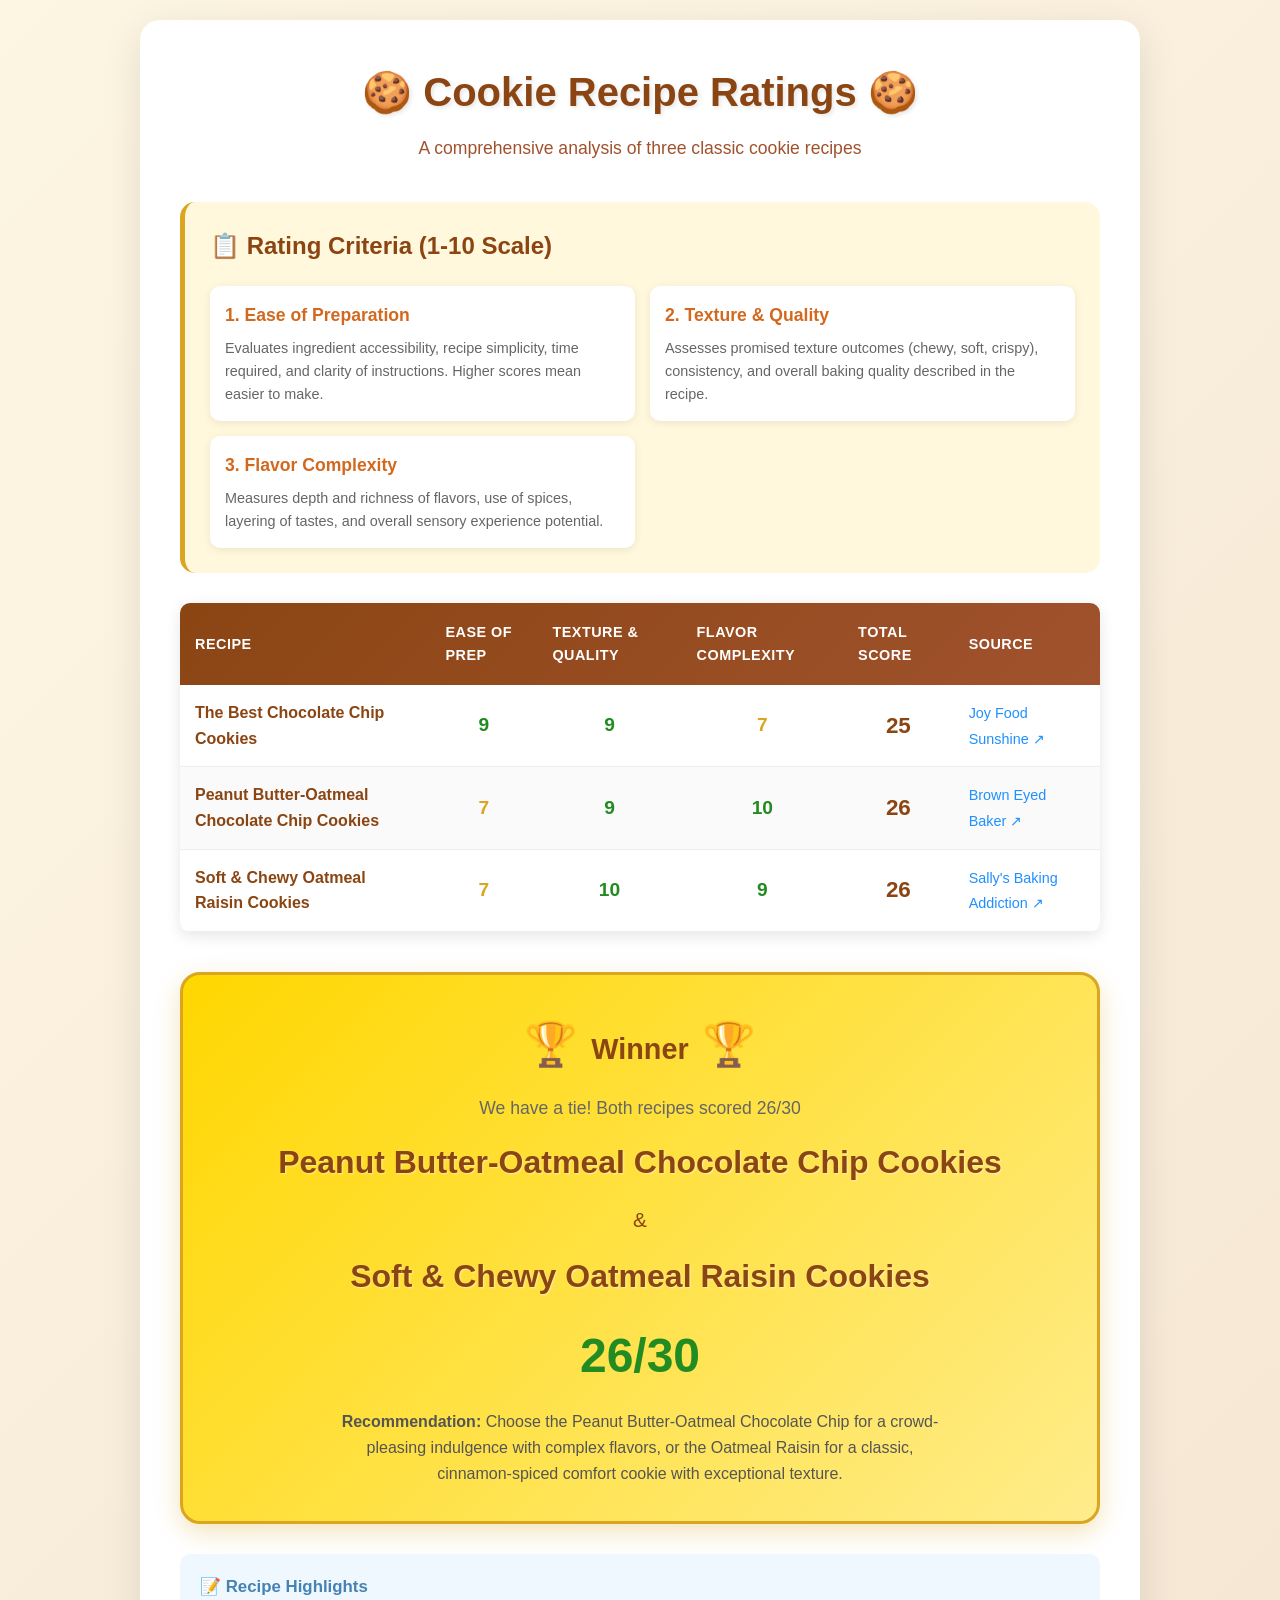
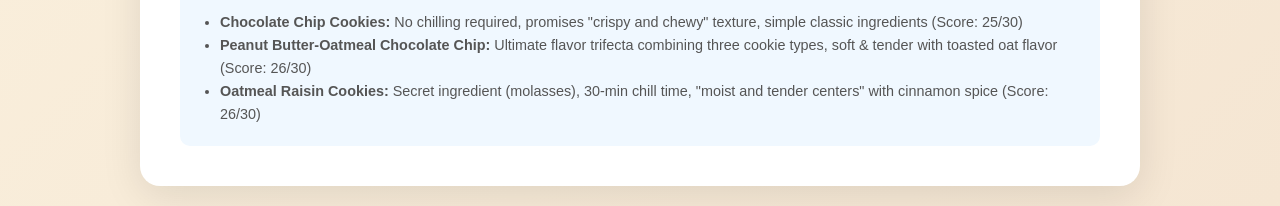
<file: cookie_recipe_ratings.html>
<!DOCTYPE html>
<html lang="en">
<head>
    <meta charset="UTF-8">
    <meta name="viewport" content="width=device-width, initial-scale=1.0">
    <title>Cookie Recipe Ratings & Analysis</title>
    <style>
        * {
            margin: 0;
            padding: 0;
            box-sizing: border-box;
        }
        body {
            font-family: 'Segoe UI', Tahoma, Geneva, Verdana, sans-serif;
            background: linear-gradient(135deg, #fdf6e3 0%, #f5e6d3 100%);
            color: #4a4a4a;
            line-height: 1.6;
            padding: 20px;
        }
        .container {
            max-width: 1000px;
            margin: 0 auto;
            background: white;
            border-radius: 20px;
            box-shadow: 0 10px 40px rgba(0,0,0,0.1);
            padding: 40px;
        }
        h1 {
            text-align: center;
            color: #8b4513;
            font-size: 2.5em;
            margin-bottom: 10px;
            text-shadow: 2px 2px 4px rgba(0,0,0,0.1);
        }
        .subtitle {
            text-align: center;
            color: #a0522d;
            font-size: 1.1em;
            margin-bottom: 40px;
        }
        .rubric-section {
            background: #fff8dc;
            border-radius: 15px;
            padding: 25px;
            margin-bottom: 30px;
            border-left: 5px solid #daa520;
        }
        .rubric-section h2 {
            color: #8b4513;
            margin-bottom: 20px;
            font-size: 1.5em;
        }
        .criteria {
            display: grid;
            grid-template-columns: repeat(auto-fit, minmax(280px, 1fr));
            gap: 15px;
            margin-top: 15px;
        }
        .criterion {
            background: white;
            padding: 15px;
            border-radius: 10px;
            box-shadow: 0 2px 8px rgba(0,0,0,0.08);
        }
        .criterion h3 {
            color: #d2691e;
            font-size: 1.1em;
            margin-bottom: 8px;
        }
        .criterion p {
            font-size: 0.9em;
            color: #666;
        }
        table {
            width: 100%;
            border-collapse: collapse;
            margin: 30px 0;
            border-radius: 10px;
            overflow: hidden;
            box-shadow: 0 4px 15px rgba(0,0,0,0.1);
        }
        thead {
            background: linear-gradient(135deg, #8b4513 0%, #a0522d 100%);
            color: white;
        }
        th {
            padding: 18px 15px;
            text-align: left;
            font-weight: 600;
            text-transform: uppercase;
            font-size: 0.9em;
            letter-spacing: 0.5px;
        }
        td {
            padding: 15px;
            border-bottom: 1px solid #eee;
        }
        tbody tr:hover {
            background: #fff8dc;
            transition: background 0.3s ease;
        }
        tbody tr:nth-child(even) {
            background: #fafafa;
        }
        .recipe-name {
            font-weight: 600;
            color: #8b4513;
        }
        .score {
            font-weight: bold;
            font-size: 1.2em;
            text-align: center;
        }
        .score-high {
            color: #228b22;
        }
        .score-medium {
            color: #daa520;
        }
        .score-low {
            color: #cd5c5c;
        }
        .source-link {
            color: #1e90ff;
            text-decoration: none;
            font-size: 0.9em;
        }
        .source-link:hover {
            text-decoration: underline;
        }
        .winner-section {
            background: linear-gradient(135deg, #ffd700 0%, #ffec8b 100%);
            border-radius: 20px;
            padding: 35px;
            text-align: center;
            margin-top: 40px;
            box-shadow: 0 8px 25px rgba(218, 165, 32, 0.3);
            border: 3px solid #daa520;
        }
        .winner-section h2 {
            color: #8b4513;
            font-size: 1.8em;
            margin-bottom: 15px;
        }
        .winner-name {
            font-size: 2em;
            color: #8b4513;
            font-weight: bold;
            margin: 15px 0;
            text-shadow: 1px 1px 2px rgba(255,255,255,0.5);
        }
        .winner-score {
            font-size: 3em;
            color: #228b22;
            font-weight: bold;
            margin: 10px 0;
        }
        .emoji {
            font-size: 1.5em;
            margin: 0 5px;
        }
        .notes {
            background: #f0f8ff;
            border-radius: 10px;
            padding: 20px;
            margin-top: 30px;
            font-size: 0.9em;
            color: #555;
        }
        .notes h3 {
            color: #4682b4;
            margin-bottom: 10px;
        }
        @media (max-width: 768px) {
            .container {
                padding: 20px;
            }
            h1 {
                font-size: 1.8em;
            }
            th, td {
                padding: 10px;
                font-size: 0.9em;
            }
        }
    </style>
</head>
<body>
    <div class="container">
        <h1>🍪 Cookie Recipe Ratings 🍪</h1>
        <p class="subtitle">A comprehensive analysis of three classic cookie recipes</p>

        <div class="rubric-section">
            <h2>📋 Rating Criteria (1-10 Scale)</h2>
            <div class="criteria">
                <div class="criterion">
                    <h3>1. Ease of Preparation</h3>
                    <p>Evaluates ingredient accessibility, recipe simplicity, time required, and clarity of instructions. Higher scores mean easier to make.</p>
                </div>
                <div class="criterion">
                    <h3>2. Texture & Quality</h3>
                    <p>Assesses promised texture outcomes (chewy, soft, crispy), consistency, and overall baking quality described in the recipe.</p>
                </div>
                <div class="criterion">
                    <h3>3. Flavor Complexity</h3>
                    <p>Measures depth and richness of flavors, use of spices, layering of tastes, and overall sensory experience potential.</p>
                </div>
            </div>
        </div>

        <table>
            <thead>
                <tr>
                    <th>Recipe</th>
                    <th>Ease of Prep</th>
                    <th>Texture & Quality</th>
                    <th>Flavor Complexity</th>
                    <th>Total Score</th>
                    <th>Source</th>
                </tr>
            </thead>
            <tbody>
                <tr>
                    <td class="recipe-name">The Best Chocolate Chip Cookies</td>
                    <td class="score score-high">9</td>
                    <td class="score score-high">9</td>
                    <td class="score score-medium">7</td>
                    <td class="score" style="font-size: 1.4em; color: #8b4513;">25</td>
                    <td><a href="https://joyfoodsunshine.com/the-most-amazing-chocolate-chip-cookies/" class="source-link" target="_blank">Joy Food Sunshine ↗</a></td>
                </tr>
                <tr>
                    <td class="recipe-name">Peanut Butter-Oatmeal Chocolate Chip Cookies</td>
                    <td class="score score-medium">7</td>
                    <td class="score score-high">9</td>
                    <td class="score score-high">10</td>
                    <td class="score" style="font-size: 1.4em; color: #8b4513;">26</td>
                    <td><a href="https://www.browneyedbaker.com/peanut-butter-oatmeal-chocolate-chip-cookies/" class="source-link" target="_blank">Brown Eyed Baker ↗</a></td>
                </tr>
                <tr>
                    <td class="recipe-name">Soft & Chewy Oatmeal Raisin Cookies</td>
                    <td class="score score-medium">7</td>
                    <td class="score score-high">10</td>
                    <td class="score score-high">9</td>
                    <td class="score" style="font-size: 1.4em; color: #8b4513;">26</td>
                    <td><a href="https://sallysbakingaddiction.com/soft-chewy-oatmeal-raisin-cookies/" class="source-link" target="_blank">Sally's Baking Addiction ↗</a></td>
                </tr>
            </tbody>
        </table>

        <div class="winner-section">
            <h2><span class="emoji">🏆</span> Winner <span class="emoji">🏆</span></h2>
            <p style="font-size: 1.1em; color: #666; margin-bottom: 10px;">We have a tie! Both recipes scored 26/30</p>
            <div class="winner-name">Peanut Butter-Oatmeal Chocolate Chip Cookies</div>
            <div style="font-size: 1.3em; color: #8b4513; margin: 10px 0;">&</div>
            <div class="winner-name">Soft & Chewy Oatmeal Raisin Cookies</div>
            <div class="winner-score">26/30</div>
            <p style="font-size: 1em; color: #555; margin-top: 15px; max-width: 600px; margin-left: auto; margin-right: auto;">
                <strong>Recommendation:</strong> Choose the Peanut Butter-Oatmeal Chocolate Chip for a crowd-pleasing indulgence with complex flavors, 
                or the Oatmeal Raisin for a classic, cinnamon-spiced comfort cookie with exceptional texture.
            </p>
        </div>

        <div class="notes">
            <h3>📝 Recipe Highlights</h3>
            <ul style="margin-left: 20px; margin-top: 10px;">
                <li><strong>Chocolate Chip Cookies:</strong> No chilling required, promises "crispy and chewy" texture, simple classic ingredients (Score: 25/30)</li>
                <li><strong>Peanut Butter-Oatmeal Chocolate Chip:</strong> Ultimate flavor trifecta combining three cookie types, soft & tender with toasted oat flavor (Score: 26/30)</li>
                <li><strong>Oatmeal Raisin Cookies:</strong> Secret ingredient (molasses), 30-min chill time, "moist and tender centers" with cinnamon spice (Score: 26/30)</li>
            </ul>
        </div>
    </div>
</body>
</html>
</file>
